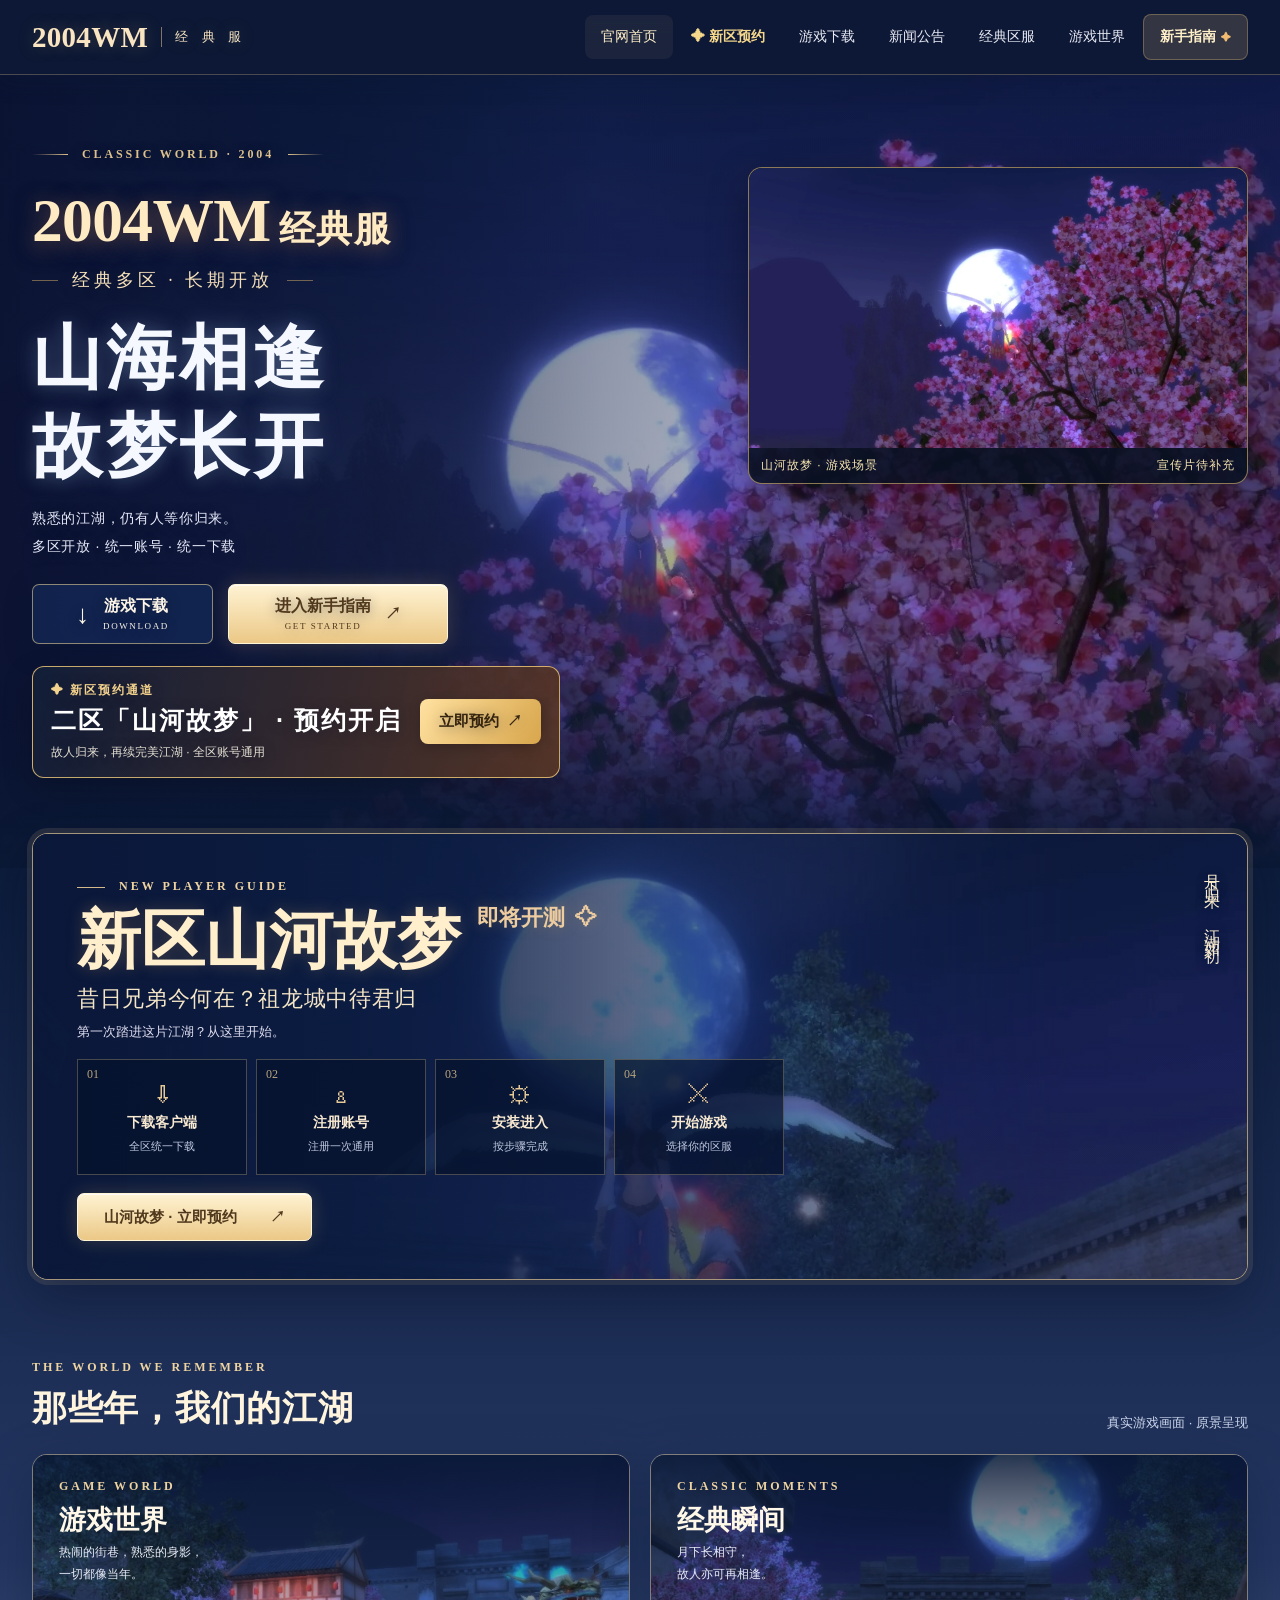
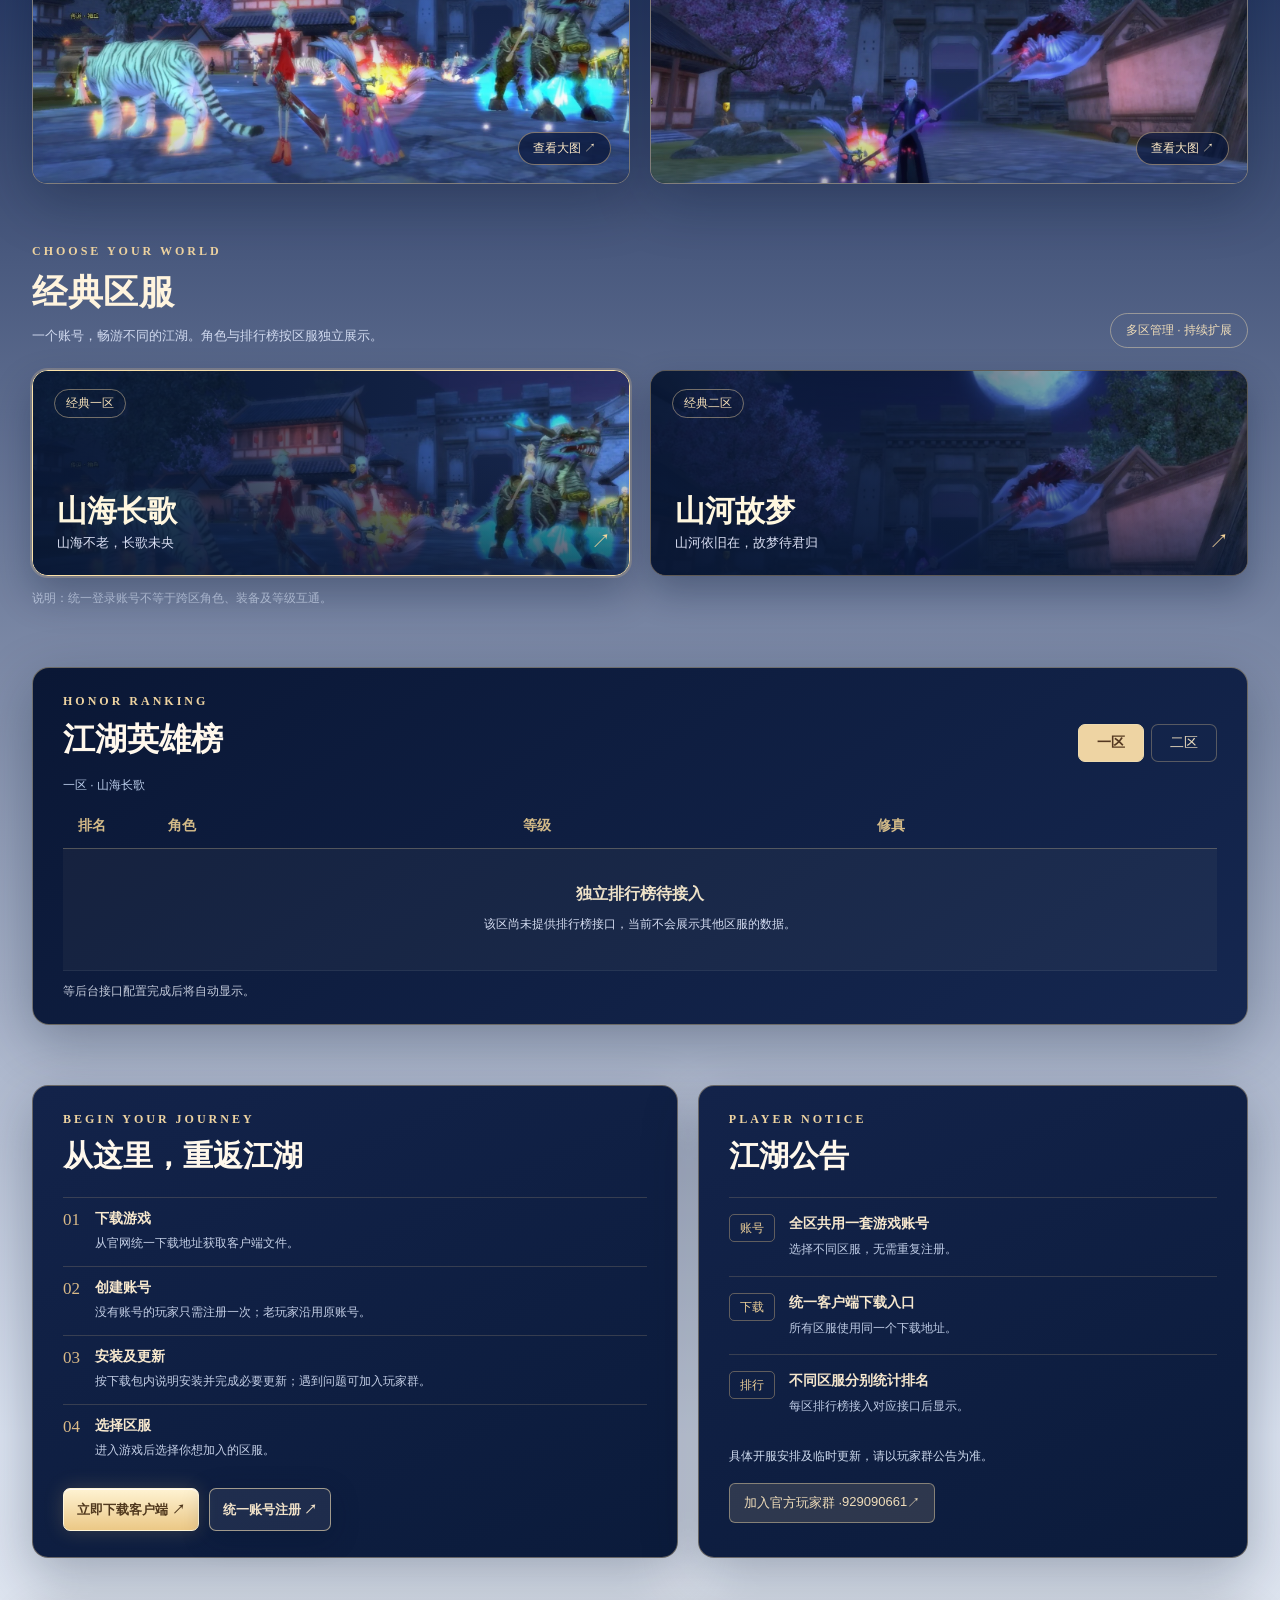
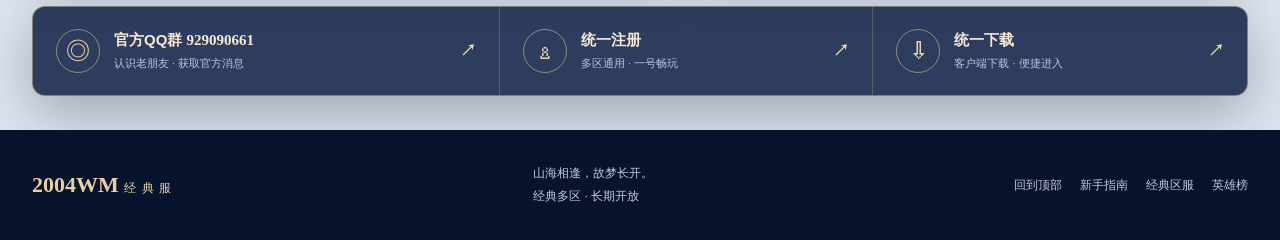
<file: downloads/index.html>
<!DOCTYPE html>
<html lang="zh-CN">
<head>
  <meta charset="utf-8">
  <meta name="viewport" content="width=device-width,initial-scale=1">
  <meta name="description" content="2004WM经典服，经典多区长期开放。统一账号注册与客户端下载，重返熟悉的完美江湖。">
  <meta name="theme-color" content="#101b37">
  <title>2004WM经典服｜山海相逢，故梦长开</title>
  <link rel="stylesheet" href="./styles.css?v=20261025">
  <script src="./config.js?v=20261025" defer></script>
  <script src="./app.js?v=20261025" defer></script>
  <style>
    /* 山河故梦新区预约：首页首屏独立入口 */
    .reserve-nav{color:#f6d88c!important;font-weight:700!important}
    .reserve-hero{display:flex;align-items:center;justify-content:space-between;gap:18px;max-width:640px;margin:22px 0 0;padding:15px 18px;border:1px solid rgba(248,208,125,.78);border-radius:12px;background:linear-gradient(105deg,rgba(19,31,57,.92),rgba(90,54,34,.88));box-shadow:0 10px 30px rgba(0,0,0,.24);color:#fff;position:relative;z-index:2}
    .reserve-hero-copy{display:flex;flex-direction:column;gap:5px;min-width:0}
    .reserve-hero-tag{font-size:12px;letter-spacing:2px;color:#f3d28d;font-weight:700}
    .reserve-hero-title{font-size:clamp(18px,2.1vw,25px);font-weight:800;letter-spacing:2px;line-height:1.35}
    .reserve-hero-note{font-size:12px;color:#e4dfd3;line-height:1.6}
    .reserve-hero-button{flex:none;display:inline-flex;align-items:center;justify-content:center;gap:8px;padding:13px 19px;border-radius:8px;background:linear-gradient(120deg,#ffe1a0,#d8a64c);color:#35240f!important;font-size:15px;font-weight:800;text-decoration:none;box-shadow:0 3px 12px rgba(0,0,0,.2);transition:transform .2s,filter .2s}
    .reserve-hero-button:hover{transform:translateY(-2px);filter:brightness(1.08)}
    @media(max-width:650px){.reserve-hero{flex-direction:column;align-items:stretch;gap:12px;padding:14px;margin-top:17px}.reserve-hero-button{width:100%;box-sizing:border-box}.reserve-hero-title{font-size:19px}}

    /* 首页右上角宣传视频 */
    .hero-video{position:absolute;right:0;top:92px;width:min(500px,42vw);z-index:4;border:1px solid rgba(248,208,125,.55);border-radius:14px;overflow:hidden;background:rgba(9,17,34,.88);box-shadow:0 14px 38px rgba(0,0,0,.35)}
    .hero-video video{display:block;width:100%;aspect-ratio:16/9;object-fit:contain;object-position:center center;background:#050914}
    .hero-video-label{display:flex;align-items:center;justify-content:space-between;padding:9px 12px;color:#f6e4b2;font-size:12px;letter-spacing:1px}
    @media(max-width:900px){.hero-video{position:relative;right:auto;top:auto;width:100%;max-width:520px;margin:18px 0 0}.hero-inner{flex-wrap:wrap}}
  </style>
</head>
<body>
  <header class="site-header" id="top">
    <div class="shell nav-shell">
      <a class="brand" href="#top" aria-label="2004WM 经典服首页">
        <span class="brand-main">2004WM</span><span class="brand-sub">经 典 服</span>
      </a>
      <button class="mobile-menu" id="mobileMenu" type="button" aria-controls="mainNav" aria-expanded="false" aria-label="展开导航"><span></span><span></span><span></span></button>
      <nav class="main-nav" id="mainNav" aria-label="网站导航">
        <a href="#top" class="nav-current">官网首页</a>
        <a class="reserve-nav" href="https://2004wm.com/yuyue/" target="_blank" rel="noopener noreferrer">✦ 新区预约</a>
        <a class="fixed-download-link" href="https://1837633038.cdn.123clouddisk.com/1837633038/43714037#">游戏下载</a>
        <a href="#news">新闻公告</a>
        <a href="#zones">经典区服</a>
        <a href="#gallery">游戏世界</a>
        <a href="#guide" class="nav-guide">新手指南 <span>✦</span></a>
      </nav>
    </div>
  </header>

  <section class="hero" aria-labelledby="heroTitle">
    <div class="hero-visual" role="img" aria-label="樱花盛放的月夜游戏场景"></div>
    <div class="hero-vignette"></div>
    <div class="shell hero-inner">
      <div class="hero-copy">
        <div class="eyebrow"><span class="eyebrow-line"></span> CLASSIC WORLD · 2004 <span class="eyebrow-line"></span></div>
        <h1 id="heroTitle">2004WM<span>经典服</span></h1>
        <div class="hero-divider"><i></i> 经典多区 · 长期开放 <i></i></div>
        <p class="hero-slogan">山海相逢<br>故梦长开</p>
        <p class="hero-desc">熟悉的江湖，仍有人等你归来。<br>多区开放 · 统一账号 · 统一下载</p>
        <div class="hero-actions">
          <a class="btn btn-outline fixed-download-link" href="https://1837633038.cdn.123clouddisk.com/1837633038/43714037#" target="_blank" rel="noopener noreferrer"><span class="btn-icon">↓</span><span>游戏下载<small>DOWNLOAD</small></span></a>
          <a class="btn btn-gold" href="#guide"><span>进入新手指南<small>GET STARTED</small></span><span aria-hidden="true">↗</span></a>
        </div>
        <div class="reserve-hero" aria-label="山河故梦新区预约">
          <div class="reserve-hero-copy">
            <span class="reserve-hero-tag">✦ 新区预约通道</span>
            <strong class="reserve-hero-title">二区「山河故梦」 · 预约开启</strong>
            <span class="reserve-hero-note">故人归来，再续完美江湖 · 全区账号通用</span>
          </div>
          <a class="reserve-hero-button" href="https://2004wm.com/yuyue/" target="_blank" rel="noopener noreferrer" aria-label="进入山河故梦新区预约页面">立即预约 <span aria-hidden="true">↗</span></a>
        </div>
      </div>

      <div class="hero-video" aria-label="山河故梦游戏场景，宣传片待补充">
        <img class="promo-poster" src="./assets/hero.webp" alt="山河故梦游戏场景" width="1280" height="720">
        <div class="hero-video-label"><span>山河故梦 · 游戏场景</span><span>宣传片待补充</span></div>
      </div>
      <div class="hero-stamp" aria-hidden="true">山<br>河<br>有<br>梦</div>
    </div>
    <div class="hero-bottom-gradient"></div>
  </section>

  <main>
    <section class="guide-block shell" id="guide" aria-labelledby="guideTitle">
      <div class="guide-frame">
        <div class="guide-pic" role="img" aria-label="月夜城门上空展开翅膀的游戏角色"></div>
        <div class="guide-shade"></div>
        <div class="guide-info">
          <div class="kicker"><span class="kicker-line"></span> NEW PLAYER GUIDE</div>
          <h2 id="guideTitle">新区山河故梦<span> 即将开测<span>✧</span></span></h2>
          <p class="guide-lead">昔日兄弟今何在？祖龙城中待君归</p>
          <p class="guide-note">第一次踏进这片江湖？从这里开始。</p>
          <div class="quick-steps">
            <a class="quick-step fixed-download-link" href="https://1837633038.cdn.123clouddisk.com/1837633038/43714037#" target="_blank" rel="noopener noreferrer"><span class="step-no">01</span><span class="step-symbol">⇩</span><strong>下载客户端</strong><small>全区统一下载</small></a>
            <a class="quick-step js-register-link" href="http://1.15.151.97:84/zc/" target="_blank" rel="noopener noreferrer"><span class="step-no">02</span><span class="step-symbol">♙</span><strong>注册账号</strong><small>注册一次通用</small></a>
            <a class="quick-step" href="#install"><span class="step-no">03</span><span class="step-symbol">⚙</span><strong>安装进入</strong><small>按步骤完成</small></a>
            <a class="quick-step" href="#zones"><span class="step-no">04</span><span class="step-symbol">⚔</span><strong>开始游戏</strong><small>选择你的区服</small></a>
          </div>
          <a class="btn btn-gold guide-large-cta" href="https://2004wm.com/yuyue/" target="_blank" rel="noopener noreferrer">山河故梦 · 立即预约 <span>↗</span></a>
        </div>
        <span class="guide-side-text">月下归来 · 江湖如初</span>
      </div>
    </section>

    <section class="shell section-gap" id="gallery" aria-label="经典游戏画面">
      <div class="gallery-heading"><div><span class="kicker">THE WORLD WE REMEMBER</span><h2>那些年，我们的江湖</h2></div><span class="gallery-hint">真实游戏画面 · 原景呈现</span></div>
      <div class="photo-grid">
        <article class="photo-card photo-world">
          <img src="./assets/world.webp" alt="玩家、白虎与灵兽在城镇广场相聚" loading="lazy">
          <div class="photo-wash"></div>
          <div class="photo-top"><span class="kicker">GAME WORLD</span><h3>游戏世界</h3><p>热闹的街巷，熟悉的身影，<br>一切都像当年。</p></div>
          <button type="button" class="view-image" data-image="./assets/world.webp" data-caption="游戏世界 · 城镇广场" aria-label="放大查看游戏世界截图">查看大图 ↗</button>
        </article>
        <article class="photo-card photo-moment">
          <img src="./assets/moments.webp" alt="两位玩家站在满月下的古城街道" loading="lazy">
          <div class="photo-wash"></div>
          <div class="photo-top"><span class="kicker">CLASSIC MOMENTS</span><h3>经典瞬间</h3><p>月下长相守，<br>故人亦可再相逢。</p></div>
          <button type="button" class="view-image" data-image="./assets/moments.webp" data-caption="经典瞬间 · 月下相逢" aria-label="放大查看经典瞬间截图">查看大图 ↗</button>
        </article>
      </div>
    </section>

    <section class="shell section-gap zones-section" id="zones" aria-labelledby="zoneTitle">
      <div class="section-head"><div><span class="kicker">CHOOSE YOUR WORLD</span><h2 id="zoneTitle">经典区服</h2><p>一个账号，畅游不同的江湖。角色与排行榜按区服独立展示。</p></div><span class="pill">多区管理 · 持续扩展</span></div>
      <div class="zone-grid" id="zoneCards" aria-label="选择区服"></div>
      <p class="subtle-line">说明：统一登录账号不等于跨区角色、装备及等级互通。</p>
    </section>

    <section class="shell section-gap" id="ranks" aria-labelledby="rankTitle">
      <div class="rank-panel">
        <div class="rank-panel-head"><div><span class="kicker">HONOR RANKING</span><h2 id="rankTitle">江湖英雄榜</h2></div><div class="rank-tabs" id="rankTabs" aria-label="选择排行榜区服"></div></div>
        <div class="rank-meta"><span id="rankSubtitle">请选择要查看的区服</span><span id="rankRefresh"></span></div>
        <div class="rank-table-wrap"><table class="rank-table"><thead><tr><th>排名</th><th>角色</th><th>等级</th><th>修真</th></tr></thead><tbody id="rankRows"><tr><td colspan="4" class="rank-empty">正在读取排行榜…</td></tr></tbody></table></div>
        <div class="rank-footer"><span id="rankStatus" aria-live="polite"></span><a id="rankMore" target="_blank" rel="noopener noreferrer" hidden>查看完整排行榜 ↗</a></div>
      </div>
    </section>

    <section class="shell section-gap bottom-cols">
      <div class="install-panel" id="install">
        <span class="kicker">BEGIN YOUR JOURNEY</span><h2>从这里，重返江湖</h2>
        <div class="install-list">
          <div><span>01</span><p><strong>下载游戏</strong><small>从官网统一下载地址获取客户端文件。</small></p></div>
          <div><span>02</span><p><strong>创建账号</strong><small>没有账号的玩家只需注册一次；老玩家沿用原账号。</small></p></div>
          <div><span>03</span><p><strong>安装及更新</strong><small>按下载包内说明安装并完成必要更新；遇到问题可加入玩家群。</small></p></div>
          <div><span>04</span><p><strong>选择区服</strong><small>进入游戏后选择你想加入的区服。</small></p></div>
        </div>
        <div class="install-links"><a class="btn btn-gold fixed-download-link" href="https://1837633038.cdn.123clouddisk.com/1837633038/43714037#" target="_blank" rel="noopener noreferrer">立即下载客户端 ↗</a><a class="btn btn-light js-register-link" href="http://1.15.151.97:84/zc/" target="_blank" rel="noopener noreferrer">统一账号注册 ↗</a></div>
      </div>
      <div class="news-panel" id="news">
        <span class="kicker">PLAYER NOTICE</span><h2>江湖公告</h2>
        <div class="news-item"><span>账号</span><div><strong>全区共用一套游戏账号</strong><p>选择不同区服，无需重复注册。</p></div></div>
        <div class="news-item"><span>下载</span><div><strong>统一客户端下载入口</strong><p>所有区服使用同一个下载地址。</p></div></div>
        <div class="news-item"><span>排行</span><div><strong>不同区服分别统计排名</strong><p>每区排行榜接入对应接口后显示。</p></div></div>
        <div class="news-footer">具体开服安排及临时更新，请以玩家群公告为准。</div>
        <a id="qqNews" class="news-qq" href="https://qm.qq.com/q/XyJf39bFEk" target="_blank" rel="noopener noreferrer">加入官方玩家群 · <span class="js-qq">929090661</span> ↗</a>
      </div>
    </section>

    <section class="shell service-bar" aria-label="快捷服务">
      <a id="qqService" href="https://qm.qq.com/q/XyJf39bFEk" target="_blank" rel="noopener noreferrer"><span class="service-icon">◎</span><span><strong>官方QQ群 <em class="js-qq">929090661</em></strong><small>认识老朋友 · 获取官方消息</small></span><b>↗</b></a>
      <a class="js-register-link" href="http://1.15.151.97:84/zc/" target="_blank" rel="noopener noreferrer"><span class="service-icon">♙</span><span><strong>统一注册</strong><small>多区通用 · 一号畅玩</small></span><b>↗</b></a>
      <a class="fixed-download-link" href="https://1837633038.cdn.123clouddisk.com/1837633038/43714037#" target="_blank" rel="noopener noreferrer"><span class="service-icon">⇩</span><span><strong>统一下载</strong><small>客户端下载 · 便捷进入</small></span><b>↗</b></a>
    </section>
  </main>

  <footer class="footer"><div class="shell footer-inner"><div class="footer-brand">2004WM <span>经 典 服</span></div><p>山海相逢，故梦长开。<br>经典多区 · 长期开放</p><div class="footer-links"><a href="#top">回到顶部</a><a href="#guide">新手指南</a><a href="#zones">经典区服</a><a href="#ranks">英雄榜</a></div></div></footer>

  <div id="imageModal" class="image-modal" hidden role="dialog" aria-modal="true" aria-label="查看游戏截图"><button type="button" id="closeImage" class="close-image" aria-label="关闭图片">×</button><img id="modalImage" alt="游戏截图放大预览"><p id="modalCaption"></p></div>

</body>
</html>
</file>
<file: downloads/styles.css>
/* 2004WM · Moonlit Blossom official site */
:root{--night:#0b1937;--navy:#101e42;--royal:#213b70;--gold:#ecd5a8;--deep-gold:#be995c;--white:#fff8ec;--muted:#ced7ea;--radius:20px;--shadow:0 18px 55px #08142c4d;--edge:#c5aa72a6}
*{box-sizing:border-box}
html{scroll-behavior:smooth;scroll-padding-top:90px}
body{margin:0;color:var(--white);font-family:PingFang SC,Microsoft YaHei,Noto Sans CJK SC,Arial,sans-serif;background:#ebeff9 url('./assets/hero.webp') center 800px/100% auto fixed no-repeat;min-width:320px}
body:before{position:fixed;inset:0;z-index:-1;content:'';pointer-events:none;background:linear-gradient(180deg,#091736dd 0,#0c1c43e3 45%,#e1e8f1f0 100%)}
a{color:inherit;text-decoration:none}button{font:inherit}button,a{ -webkit-tap-highlight-color:transparent}button:focus-visible,a:focus-visible{outline:3px solid #fff1b4;outline-offset:3px}button{cursor:pointer}
.shell{width:min(1240px,calc(100% - 64px));margin:auto}
.kicker{display:block;font-family:Georgia,'Times New Roman',serif;font-size:12px;letter-spacing:.25em;color:#efd4a1;font-weight:600}
.site-header{position:sticky;top:0;z-index:20;background:#0a1633eb;border-bottom:1px solid #e7c99049;backdrop-filter:blur(20px);box-shadow:0 4px 25px #0d1a3750}
.nav-shell{height:74px;display:flex;align-items:center;justify-content:space-between;gap:28px}
.brand{display:flex;align-items:center;gap:13px;color:#f9e5c1;white-space:nowrap;text-shadow:0 0 18px #d7a96345}
.brand-main{font-family:Georgia,Times New Roman,serif;font-size:29px;font-weight:bold;letter-spacing:.01em}
.brand-sub{border-left:1px solid #e8c89588;padding-left:13px;font-size:13px;letter-spacing:5px;line-height:1.5}
.main-nav{display:flex;align-items:center;gap:2px}
.main-nav>a{display:flex;align-items:center;gap:5px;white-space:nowrap;padding:13px 16px;border-radius:8px;font-size:14px;color:#e9eaf4;transition:background .2s,color .2s}
.main-nav>a:hover,.main-nav>a.nav-current{background:#e4c18d12;color:#ffefca}
.main-nav>a.nav-guide{color:#fff0c9;background:#ddba7930;border:1px solid #ddba7958;font-weight:700}
.main-nav>a.nav-guide span{font-size:10px;color:#f0bb71}
.mobile-menu{display:none;background:none;border:none;padding:8px;flex-direction:column;gap:6px}.mobile-menu span{width:24px;height:2px;background:#e9dbbe}
.hero{position:relative;min-height:635px;overflow:hidden;background:#101a3b}
.hero-visual,.hero-vignette,.hero-bottom-gradient{position:absolute;inset:0;pointer-events:none}
.hero-visual{background:url('./assets/hero.webp') 52% 46% /cover no-repeat;transform:scale(1.005)}
.hero-vignette{background:linear-gradient(90deg,#08112dd9 0%,#091735b0 27%,#10204c6e 47%,#0a164521 76%),linear-gradient(0deg,#08143078 0%,transparent 32%,#0c123321 100%)}
.hero-bottom-gradient{top:auto;height:150px;background:linear-gradient(0deg,#0a1936 0%,transparent)}
.hero-inner{position:relative;z-index:1;min-height:635px;display:flex;align-items:center;justify-content:space-between;padding:70px 0 90px}
.hero-copy{max-width:650px;text-shadow:0 2px 14px #10162a66}
.eyebrow{display:flex;align-items:center;gap:14px;color:#ddc18c;font:600 12px/1.5 Georgia,serif;letter-spacing:.24em;margin-bottom:22px}
.eyebrow-line{height:1px;width:36px;background:linear-gradient(90deg,transparent,#ddc18c)}.eyebrow-line:last-child{transform:scaleX(-1)}
h1,h2,h3,p{margin-top:0}
h1,h2,.hero-slogan,.guide-lead{font-family:Songti SC,STSong,SimSun,Noto Serif CJK SC,serif}
.hero h1{color:#ffebc3;font-family:Georgia,STSong,serif;font-size:clamp(40px,4.8vw,68px);letter-spacing:-.01em;font-weight:700;margin:0 0 12px;text-shadow:0 3px 20px #a76c3985,0 5px 25px #111b44}
.hero h1 span{font-size:.59em;margin-left:8px;letter-spacing:.05em}
.hero-divider{color:#f5e0b9;display:flex;align-items:center;gap:14px;font:18px STSong,SimSun,serif;letter-spacing:.22em}
.hero-divider i{display:block;width:26px;height:1px;background:#caa56488}
.hero-slogan{font-size:clamp(44px,5.5vw,78px);font-weight:700;line-height:1.25;color:#f5f9ff;margin:22px 0 14px;letter-spacing:.05em;text-shadow:0 0 20px #b3c9ff59,0 4px 12px #0d1b36}
.hero-desc{font-size:14px;line-height:2;color:#e5e8f8;letter-spacing:.05em;margin-bottom:24px}
.hero-actions{display:flex;gap:15px;flex-wrap:wrap}
.btn{display:inline-flex;justify-content:center;align-items:center;gap:14px;min-height:56px;border-radius:7px;padding:11px 26px;transition:transform .2s,filter .2s,background .2s;font-weight:700;box-shadow:0 7px 28px #04132b4c;cursor:pointer;text-align:center;line-height:1.2}
.btn:hover{transform:translateY(-2px);filter:brightness(1.06)}
.btn small{font-size:9px;font-family:Georgia,serif;display:block;letter-spacing:.18em;font-weight:400;margin-top:6px}
.btn-icon{font-size:26px;line-height:1}.btn-outline{color:#fcf4e6;background:#132957bd;border:1px solid #d5c08da3;min-width:181px}.btn-gold{color:#51391e;background:linear-gradient(#fff3d3,#ebc886);border:1px solid #fff5d7;box-shadow:inset 0 1px #fffaf5,0 0 20px #e6bd7033;min-width:220px}.btn-light{border:1px solid #f6e1b69c;background:#ffffff12;color:#f1e2c9}
.hero-stamp{font-family:STSong,SimSun,serif;writing-mode:vertical-rl;letter-spacing:7px;color:#fff7e9c0;font-size:15px;border:1px solid #d7c5a159;background:#121f4760;padding:15px 9px;margin-right:20px;align-self:center}
main{position:relative;background:linear-gradient(180deg,#0c1c3b 0,#243661 28%,#dce4f2 88%,#dfe5ee 100%);padding-bottom:34px}
.guide-block{position:relative;z-index:2;transform:translateY(-35px);margin-bottom:-15px}
.guide-frame{position:relative;min-height:430px;overflow:hidden;border-radius:16px;border:1px solid #e0c493b9;background:#101d42;box-shadow:0 20px 50px #050c225b,0 0 0 5px #ddc39423}
.guide-pic,.guide-shade{position:absolute;inset:0}.guide-pic{background:url('./assets/guide.webp') 83% 40%/cover no-repeat}
.guide-shade{background:linear-gradient(90deg,#0a1738f7 0%,#0b1c41ee 28%,#102353a6 53%,#12244a0a 85%),linear-gradient(0deg,#101a3a77,transparent 55%)}
.guide-info{position:relative;z-index:1;width:65%;padding:45px 38px 38px 44px}.kicker-line{display:inline-block;width:28px;height:1px;background:#d4b98b;vertical-align:middle;margin-right:8px}
.guide-info h2{color:#ffefcd;font-size:clamp(44px,5vw,71px);line-height:1.1;margin:12px 0 8px;text-shadow:0 0 15px #cea25e4a}.guide-info h2 span{font-size:22px;vertical-align:top;margin-left:10px;color:#edcca0}
.guide-lead{color:#f4e5c6;font-size:22px;letter-spacing:.03em;margin:0}.guide-note{font-size:13px;color:#e0def0;margin:9px 0 16px}
.quick-steps{display:grid;grid-template-columns:repeat(4,minmax(0,1fr));gap:9px;margin-top:18px}.quick-step{position:relative;min-height:116px;border:1px solid #d6bf8c50;background:#05122bb2;display:flex;flex-direction:column;align-items:center;text-align:center;justify-content:center;gap:7px;padding:10px 2px;transition:.2s}.quick-step:hover{border-color:#f3d5a7;background:#14274f}
.step-no{position:absolute;top:7px;left:9px;color:#bca47d;font:12px Georgia,serif}.step-symbol{font-size:24px;color:#e6c796;height:26px}.quick-step strong{font-size:14px;color:#f8e9d0}.quick-step small{font-size:11px;color:#c0c8df}
.guide-large-cta{margin-top:18px;min-width:235px;min-height:48px;font-size:15px;justify-content:space-between}.guide-side-text{position:absolute;z-index:1;top:28px;right:25px;writing-mode:vertical-rl;letter-spacing:6px;color:#fbecce;font:16px STSong,SimSun,serif;text-shadow:0 2px 10px #00153f}
.section-gap{margin-top:60px}.gallery-heading,.section-head{display:flex;align-items:end;justify-content:space-between;gap:30px;margin:0 0 22px;color:#fff4de}.gallery-heading h2,.section-head h2{font-size:35px;margin:10px 0 0;letter-spacing:.02em}.gallery-hint,.section-head p{color:#d0d9ef;font-size:13px}.section-head p{margin:8px 0 0;line-height:1.8}.pill{border:1px solid #e0cfad80;padding:8px 15px;border-radius:100px;color:#f0ddb9;font-size:12px;white-space:nowrap}
.photo-grid{display:grid;grid-template-columns:1fr 1fr;gap:20px}.photo-card{position:relative;min-height:330px;border-radius:15px;overflow:hidden;border:1px solid #e3cda181;box-shadow:var(--shadow);background:#1d2c57}.photo-card>img{width:100%;height:100%;position:absolute;inset:0;object-fit:cover;object-position:center 47%;transition:transform .5s}.photo-card:hover>img{transform:scale(1.04)}.photo-wash{position:absolute;inset:0;background:linear-gradient(180deg,#081735dd 0%,#08173473 27%,transparent 72%,#08183252 100%)}.photo-top{position:relative;padding:24px 26px;color:#fff7e8}.photo-top h3{font-size:27px;margin:8px 0 4px}.photo-top p{font-size:12px;line-height:1.8;color:#e9ecf8}.view-image{position:absolute;right:18px;bottom:18px;padding:7px 14px;background:#0a173cbe;border:1px solid #edc9927d;border-radius:99px;color:#ffebc8;font-size:12px}.view-image:hover{background:#e9c994;color:#2d2844}
.zone-grid{display:grid;grid-template-columns:repeat(2,minmax(0,1fr));gap:20px}.zone-card{border:1px solid #cbb18970;border-radius:16px;min-height:206px;position:relative;overflow:hidden;background:#08152f;color:#fff7df;padding:0;text-align:left;box-shadow:0 16px 35px #0713334d;transition:transform .2s,border-color .2s}.zone-card.selected{border-color:#fae1a8;box-shadow:0 0 0 2px #f3d09739,0 18px 38px #0713334d}.zone-card:hover{transform:translateY(-2px)}.zone-card img{position:absolute;inset:0;width:100%;height:100%;object-fit:cover}.zone-overlay{position:absolute;inset:0;background:linear-gradient(90deg,#081734e8,#081734b8 38%,#08173412),linear-gradient(0deg,#081734ba,transparent 55%)}.zone-tag{position:absolute;top:18px;left:21px;padding:5px 11px;border:1px solid #ebcfa076;border-radius:40px;font-size:12px;color:#f5e0b8}.zone-card-bottom{position:absolute;left:24px;bottom:23px;display:flex;flex-direction:column;gap:7px}.zone-title{font:700 30px/1.1 STSong,SimSun,serif}.zone-slogan{font-size:13px;color:#dce1f5}.zone-arrow{position:absolute;right:18px;bottom:20px;font-size:20px;color:#f7d69c}.subtle-line{font-size:12px;color:#c1cce2;margin:14px 0 0}
.rank-panel{border:1px solid #e7d19b6e;border-radius:17px;overflow:hidden;background:linear-gradient(145deg,#0a1735,#152750);box-shadow:var(--shadow)}.rank-panel-head{padding:26px 30px 15px;display:flex;justify-content:space-between;align-items:end;gap:16px}.rank-panel h2{font-size:32px;margin:9px 0 0}.rank-tabs{display:flex;flex-wrap:wrap;gap:7px}.rank-tab{border:1px solid #d8bf8f5a;color:#e9dabc;background:#13244a;padding:9px 18px;border-radius:7px;font-size:14px}.rank-tab.selected{background:#eed4a3;color:#543821;border-color:#eddaaf;font-weight:700}.rank-meta{display:flex;justify-content:space-between;color:#b9cbe8;font-size:12px;padding:0 30px 10px;gap:12px}.rank-table-wrap{overflow-x:auto;padding:0 30px}.rank-table{border-collapse:collapse;width:100%;text-align:left;min-width:400px;font-size:14px}.rank-table thead{color:#d4bb88;border-bottom:1px solid #ddc6954d}.rank-table th,.rank-table td{padding:13px 15px}.rank-table th:first-child,.rank-table td:first-child{width:90px}.rank-table tbody tr{border-bottom:1px solid #edf4ff10}.rank-table tbody tr:nth-child(odd){background:#ecdbb60a}.top-place{color:#f9daa2;font-weight:800}.player-name{font-weight:600}.rank-empty{text-align:center!important;padding:35px!important;color:#d4dcf1}.rank-empty strong,.rank-empty span{display:block}.rank-empty strong{font-size:16px;color:#eee2c8}.rank-empty span{font-size:12px;line-height:1.8;margin-top:9px}.rank-footer{padding:12px 30px 24px;display:flex;justify-content:space-between;gap:12px;font-size:12px;color:#c4cbdb}.rank-footer a{color:#f0d9a9}
.bottom-cols{display:grid;grid-template-columns:1.08fr .92fr;gap:20px}.install-panel,.news-panel{background:linear-gradient(155deg,#13234a,#0b1b3b);border:1px solid #d5bc9073;border-radius:16px;padding:26px 30px;box-shadow:var(--shadow)}.install-panel h2,.news-panel h2{font-size:30px;margin:9px 0 20px}.install-list>div{display:flex;gap:15px;align-items:start;border-top:1px solid #d5b98833;padding:12px 0}.install-list>div>span{font:17px Georgia,serif;color:#daba88}.install-list p{margin:0}.install-list strong{display:block;color:#f8e9ce;font-size:14px;margin-bottom:5px}.install-list small{color:#c4cfe6;font-size:12px;line-height:1.65}.install-links{display:flex;gap:10px;flex-wrap:wrap;margin-top:16px}.install-links .btn{font-size:13px;min-width:0;min-height:43px;padding:10px 13px}.news-item{display:flex;gap:14px;border-top:1px solid #d5b98833;padding:16px 0}.news-item>span{border:1px solid #d8ba8466;color:#eccf98;height:28px;line-height:26px;padding:0 10px;font-size:12px;border-radius:5px;white-space:nowrap}.news-item strong{font-size:14px;color:#f6e7cd}.news-item p{color:#becbe5;margin:6px 0 0;font-size:12px;line-height:1.7}.news-footer{font-size:12px;color:#cfdbef;padding:16px 0 18px}.news-qq{display:inline-flex;padding:10px 14px;background:#e8cea126;border:1px solid #edd7a875;color:#f0ddba;border-radius:6px;font-size:13px}
.service-bar{display:grid;grid-template-columns:1.25fr 1fr 1fr;gap:0;background:#101f43d9;border:1px solid #dfca9c7c;border-radius:13px;margin-top:48px;box-shadow:var(--shadow)}.service-bar>a{display:flex;align-items:center;gap:14px;padding:22px 23px;border-right:1px solid #e0c49440;transition:background .2s}.service-bar>a:last-child{border:0}.service-bar>a:hover{background:#344c7f7d}.service-icon{border:1px solid #d7c39391;border-radius:50%;height:44px;width:44px;display:grid;place-items:center;color:#efd5a9;font-size:24px;flex-shrink:0}.service-bar strong{display:block;font-size:15px;color:#f8ead5}.service-bar em{font-style:normal;font-family:Georgia,serif}.service-bar small{display:block;color:#b9c5e0;font-size:11px;margin-top:6px}.service-bar b{margin-left:auto;color:#f6ddae;font-size:16px}
.footer{background:#08142e;color:#bfc9da;padding:32px 0}.footer-inner{display:flex;align-items:center;gap:35px;justify-content:space-between}.footer-brand{font:700 22px Georgia,serif;color:#e8d0a0}.footer-brand span{font:12px STSong,serif;letter-spacing:.1em}.footer p{font-size:12px;line-height:1.9;margin:0}.footer-links{display:flex;gap:18px;font-size:12px}.footer-links a:hover{color:#f4deaf}
.image-modal{position:fixed;z-index:1000;inset:0;background:#020819ed;padding:55px 20px 20px;display:flex;align-items:center;justify-content:center;flex-direction:column;gap:10px}.image-modal[hidden]{display:none}.image-modal img{max-width:min(95vw,1450px);max-height:80vh;object-fit:contain;box-shadow:0 15px 60px #000c}.image-modal p{font-size:13px;color:#eee7da}.close-image{position:absolute;top:18px;right:25px;color:#fff;background:none;border:1px solid #fff7;border-radius:50%;width:42px;height:42px;font-size:32px;line-height:32px}.modal-open{overflow:hidden}
@media(max-width:1100px){.shell{width:min(100% - 42px,1240px)}.main-nav>a{padding:11px 9px;font-size:12px}.guide-info{width:72%;padding:33px}.guide-info h2{font-size:57px}.photo-card{min-height:290px}.hero-stamp{display:none}}
@media(max-width:790px){html{scroll-padding-top:66px}.site-header .nav-shell{height:64px}.brand-main{font-size:24px}.main-nav{display:none;position:absolute;left:0;right:0;top:64px;padding:16px 24px 24px;background:#0a1735fa;border-bottom:1px solid #e2c18e68;box-shadow:0 18px 30px #0008;flex-direction:column;align-items:stretch}.main-nav.nav-open{display:flex}.main-nav>a{font-size:15px;padding:13px}.mobile-menu{display:flex}.hero,.hero-inner{min-height:575px}.hero-inner{padding:60px 0 70px}.hero h1{font-size:52px}.hero-slogan{font-size:58px}.guide-info{width:100%;padding:30px}.guide-shade{background:linear-gradient(90deg,#0a1738f5 0%,#0c1c40e6 64%,#0d214974)}.guide-side-text{display:none}.photo-grid,.bottom-cols{grid-template-columns:1fr}.service-bar{grid-template-columns:1fr}.service-bar>a{border-right:0;border-bottom:1px solid #e0c49440}.service-bar>a:last-child{border-bottom:0}.footer-inner{flex-direction:column;text-align:center;gap:15px}.zone-grid{grid-template-columns:1fr 1fr}}
@media(max-width:560px){.shell{width:calc(100% - 28px)}.brand-main{font-size:23px}.brand-sub{font-size:11px;padding-left:9px;letter-spacing:2px}.hero,.hero-inner{min-height:555px}.hero-visual{background-position:62% 50%}.hero-vignette{background:linear-gradient(90deg,#08132edb,#101c3daa 62%,#0c16393b),linear-gradient(0deg,#09132ea8,transparent 55%)}.hero-inner{padding:54px 0 92px}.hero h1{font-size:39px}.hero h1 span{font-size:.58em}.hero-slogan{font-size:46px}.hero-divider{font-size:13px}.hero-desc{font-size:12px}.btn{min-height:48px;padding:9px 16px}.hero-actions{gap:10px}.hero-actions .btn{min-width:0}.hero-actions .btn-outline{width:43%}.hero-actions .btn-gold{width:calc(57% - 10px);font-size:12px}.hero-actions .btn-icon{font-size:20px}.hero-actions .btn small{font-size:8px}.guide-block{transform:translateY(-42px);margin-bottom:-23px}.guide-frame{min-height:0}.guide-pic{background-position:65% 40%}.guide-info{padding:26px 19px 24px}.guide-info h2{font-size:46px}.guide-lead{font-size:17px}.guide-note{font-size:12px}.quick-steps{grid-template-columns:repeat(2,minmax(0,1fr));gap:8px}.quick-step{min-height:95px}.quick-step strong{font-size:13px}.quick-step small{font-size:10px}.guide-large-cta{width:100%;min-width:0}.section-gap{margin-top:44px}.gallery-heading h2,.section-head h2{font-size:25px}.gallery-hint{display:none}.photo-card{min-height:250px}.photo-top{padding:18px}.photo-top h3{font-size:23px}.photo-top p{font-size:12px}.zone-grid{grid-template-columns:1fr}.zone-card{min-height:175px}.section-head{align-items:start;gap:10px}.pill{font-size:10px;padding:7px 9px}.section-head p{font-size:12px}.rank-panel-head{padding:20px 18px 13px;align-items:start;flex-wrap:wrap}.rank-panel h2{font-size:25px}.rank-meta{padding:0 18px 12px}.rank-table-wrap{padding:0 10px}.rank-table th,.rank-table td{padding:12px 9px;font-size:12px}.rank-footer{padding:14px 18px 18px}.install-panel,.news-panel{padding:22px 18px}.install-panel h2,.news-panel h2{font-size:26px}.service-bar>a{padding:18px}.footer-links{flex-wrap:wrap;justify-content:center}}
@media(prefers-reduced-motion:reduce){html{scroll-behavior:auto}*,*:before,*:after{animation:none!important;transition:none!important}}
/* final responsive polish */
@media(max-width:560px){
  .hero-actions .btn{white-space:nowrap}
  .hero-actions .btn-outline{width:42%;padding:9px 8px;gap:7px;font-size:13px}
  .hero-actions .btn-gold{width:calc(58% - 10px);padding:9px 10px;font-size:13px}
  .hero-actions .btn-icon{font-size:18px}
}

/* Restored-page layout: keep the updated reservation and preview panels readable. */
.promo-poster{display:block;width:100%;height:auto;aspect-ratio:16/9;object-fit:cover}
.hero-copy{max-width:54%}
.hero-stamp{display:none}
@media(max-width:900px){.hero-copy{max-width:100%;width:100%}}
@media(max-width:560px){
  .guide-info h2{font-size:34px;line-height:1.3}
  .guide-info h2>span{display:block;margin-left:0;font-size:20px}
  .eyebrow{font-size:10px;letter-spacing:.12em;gap:8px}
  .eyebrow-line{width:20px;flex-shrink:0}
}
</file>
